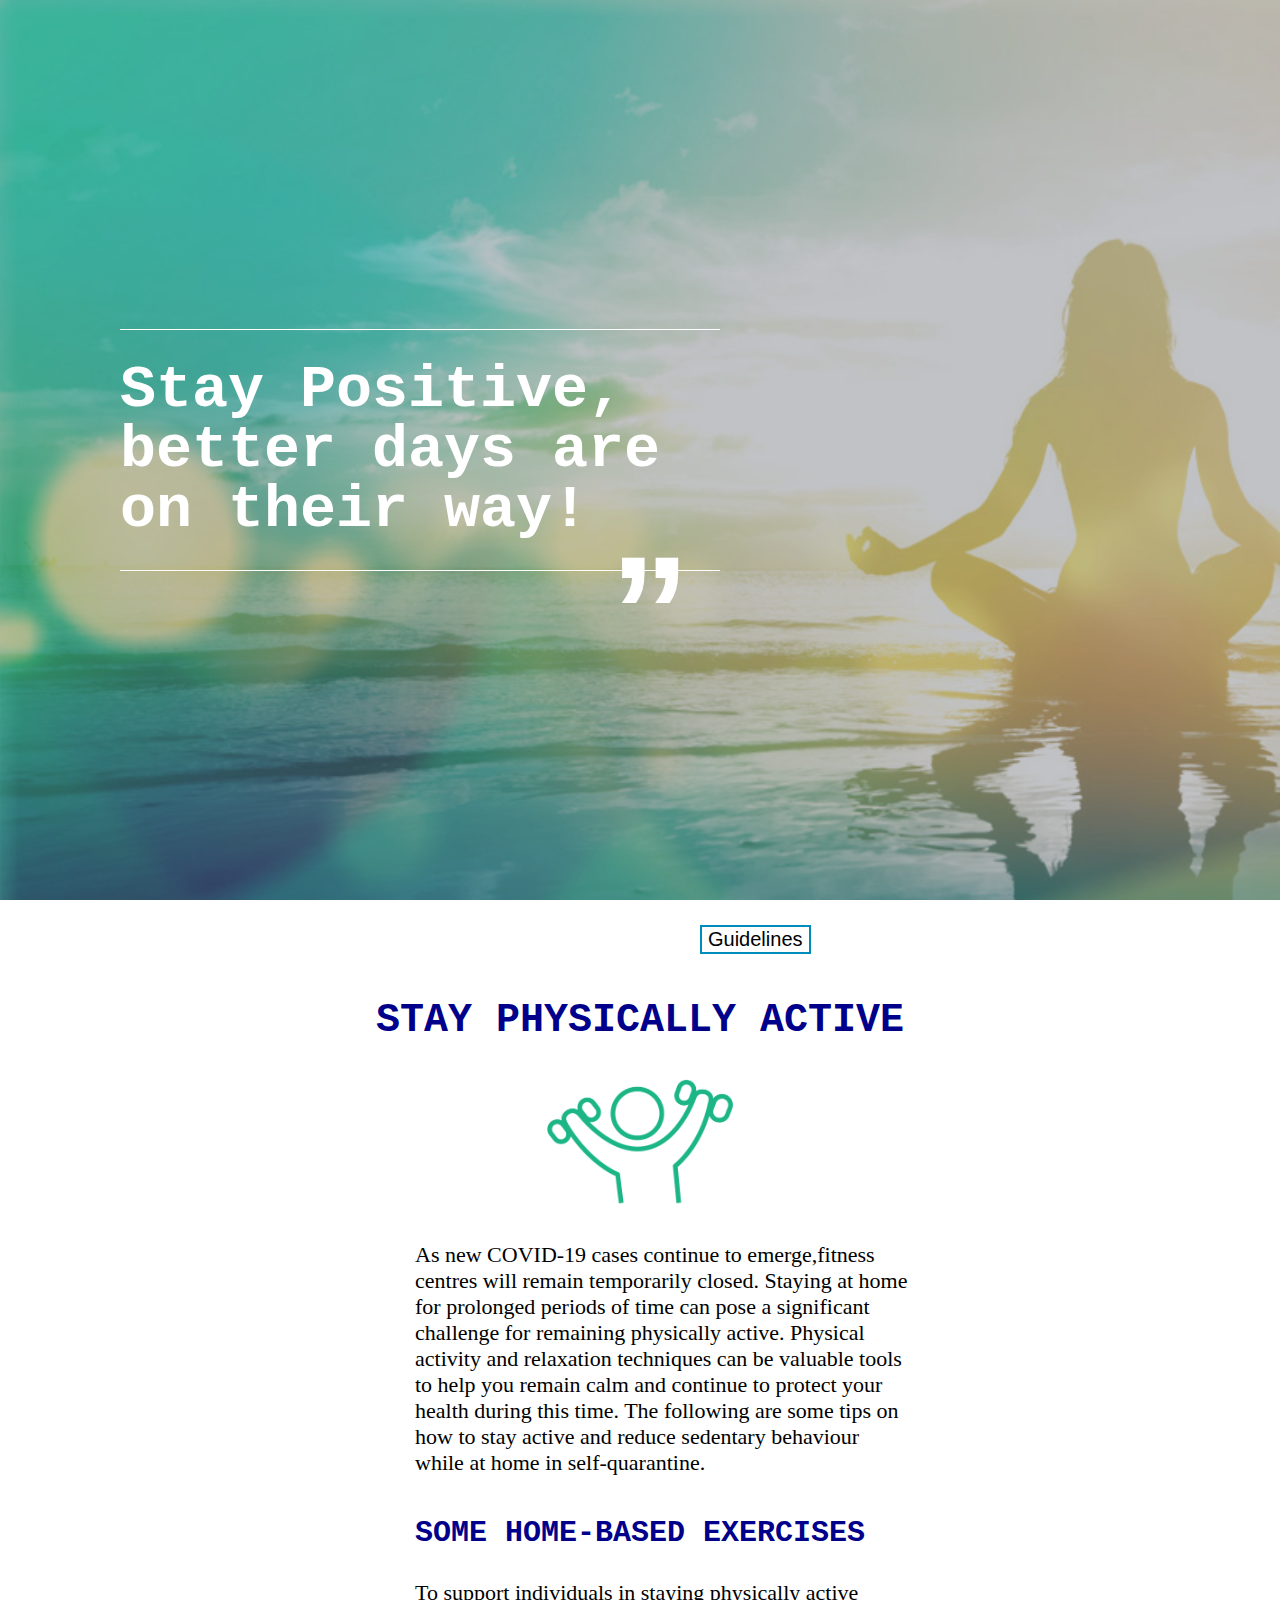
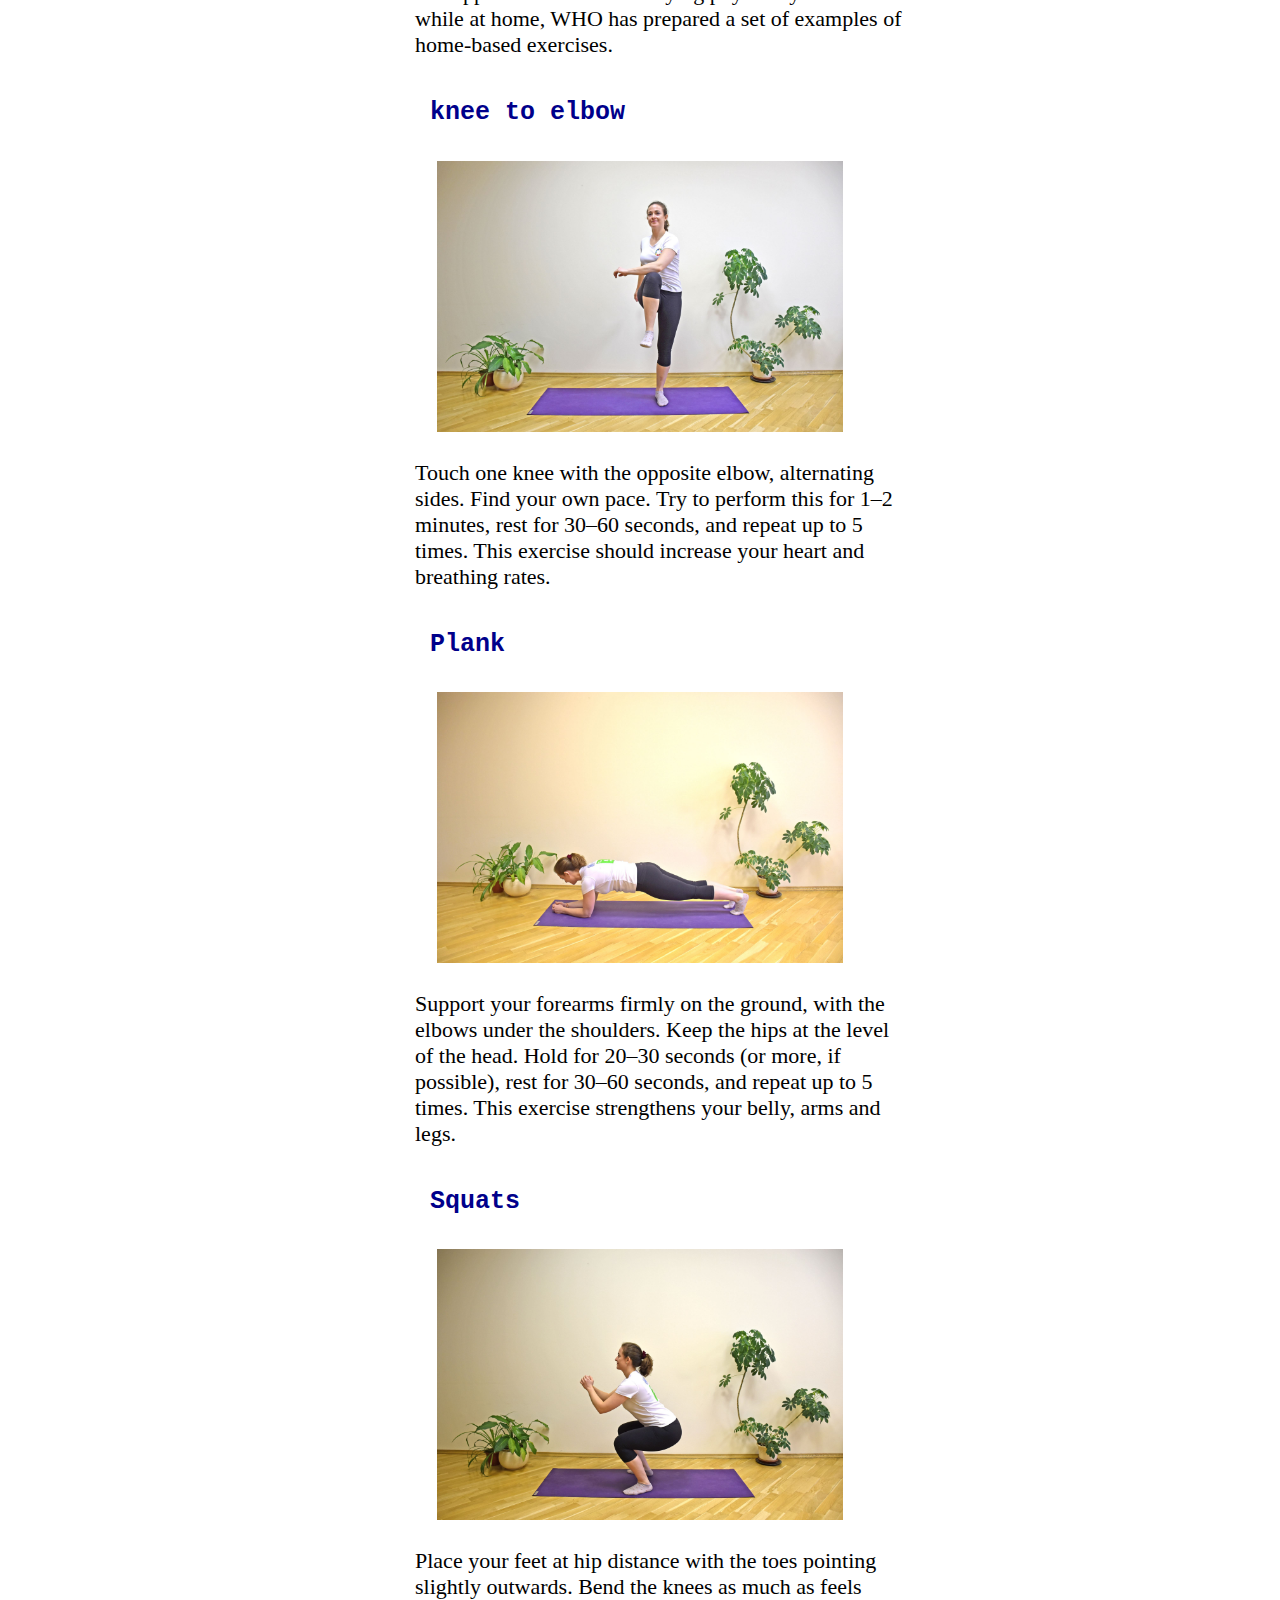
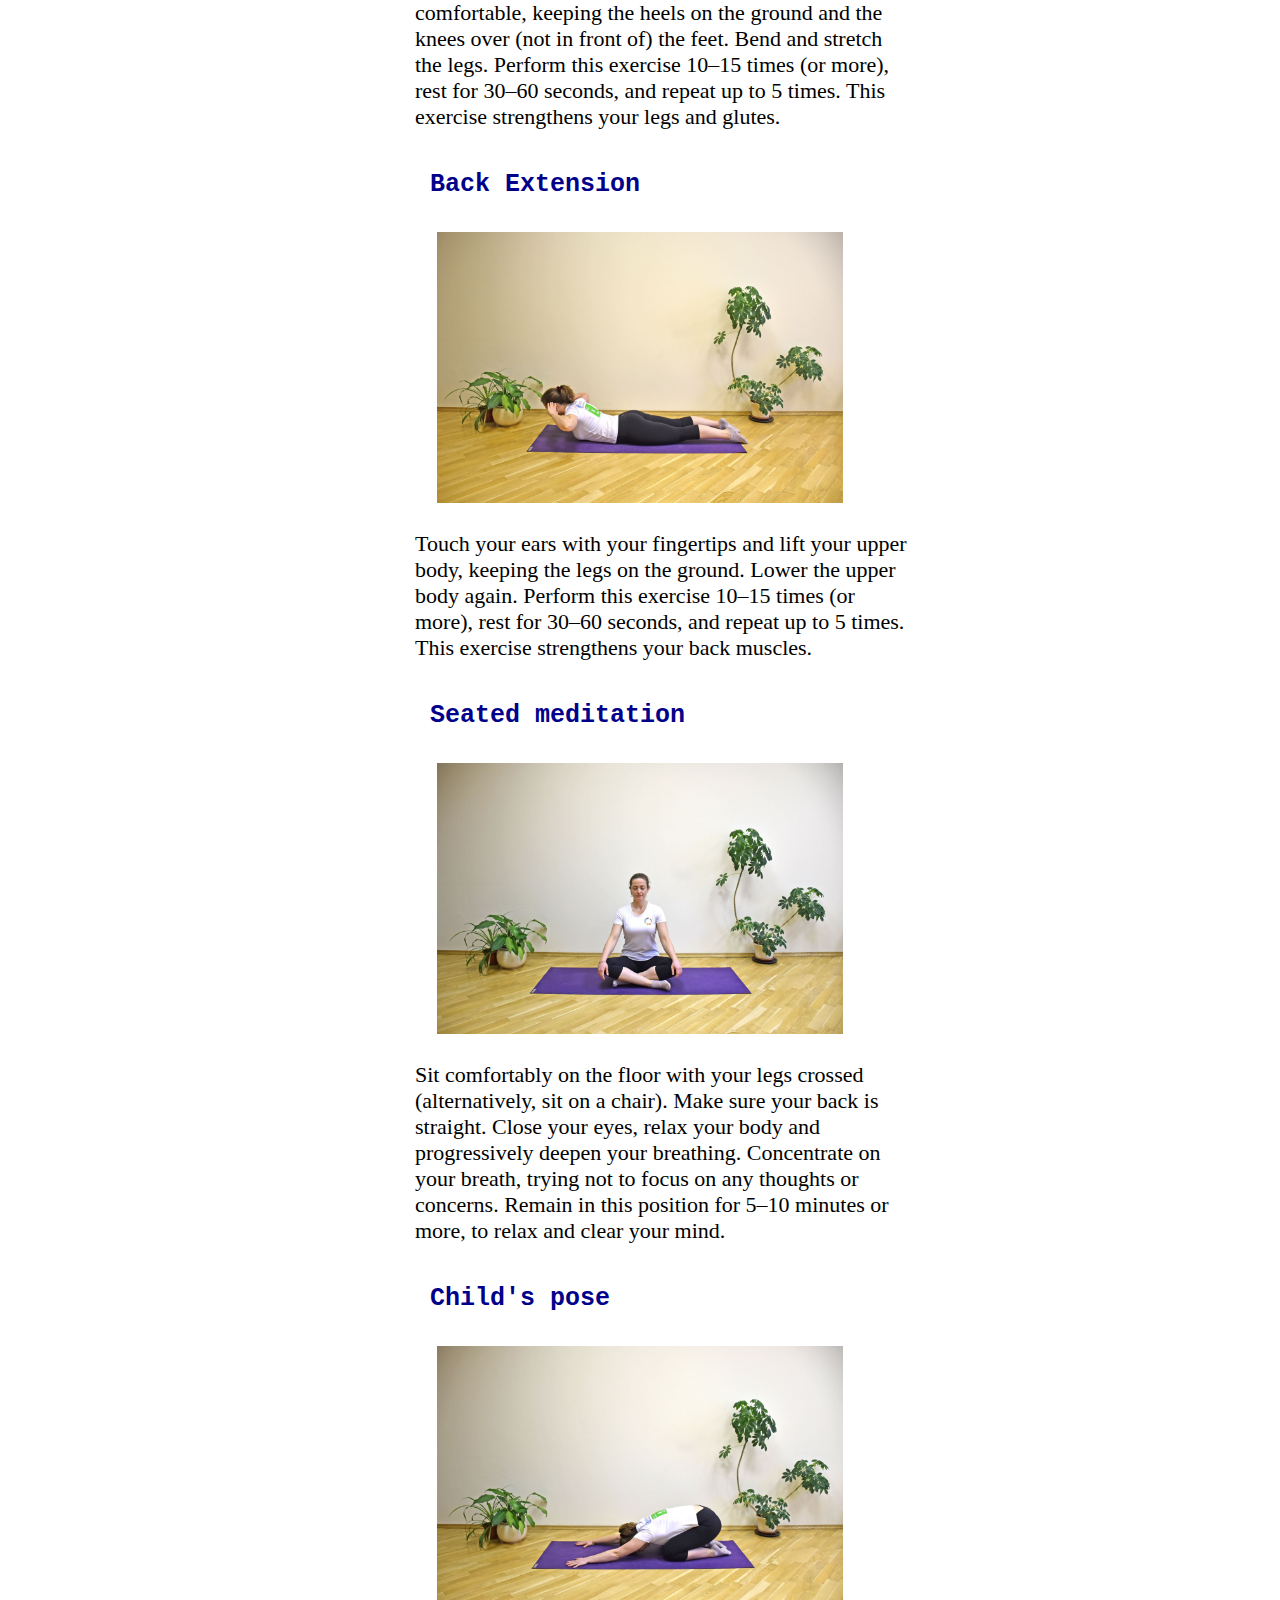
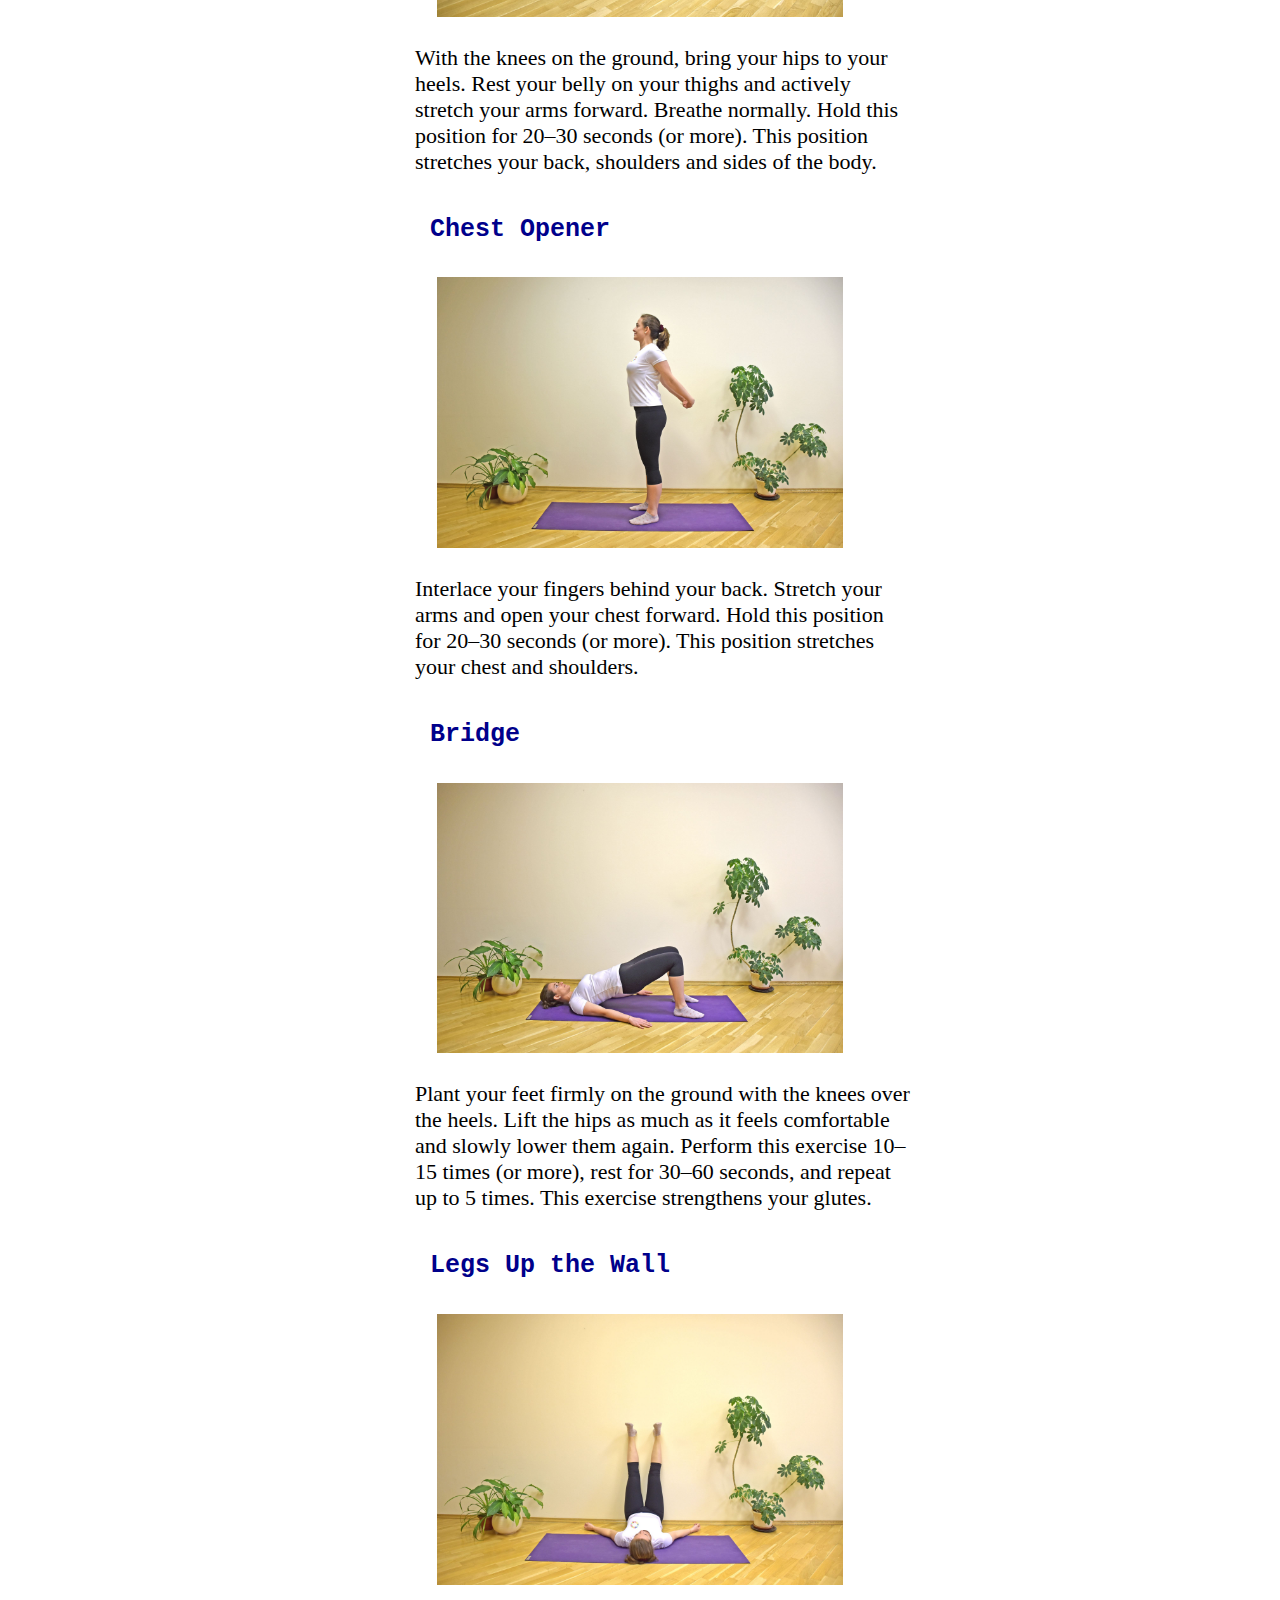
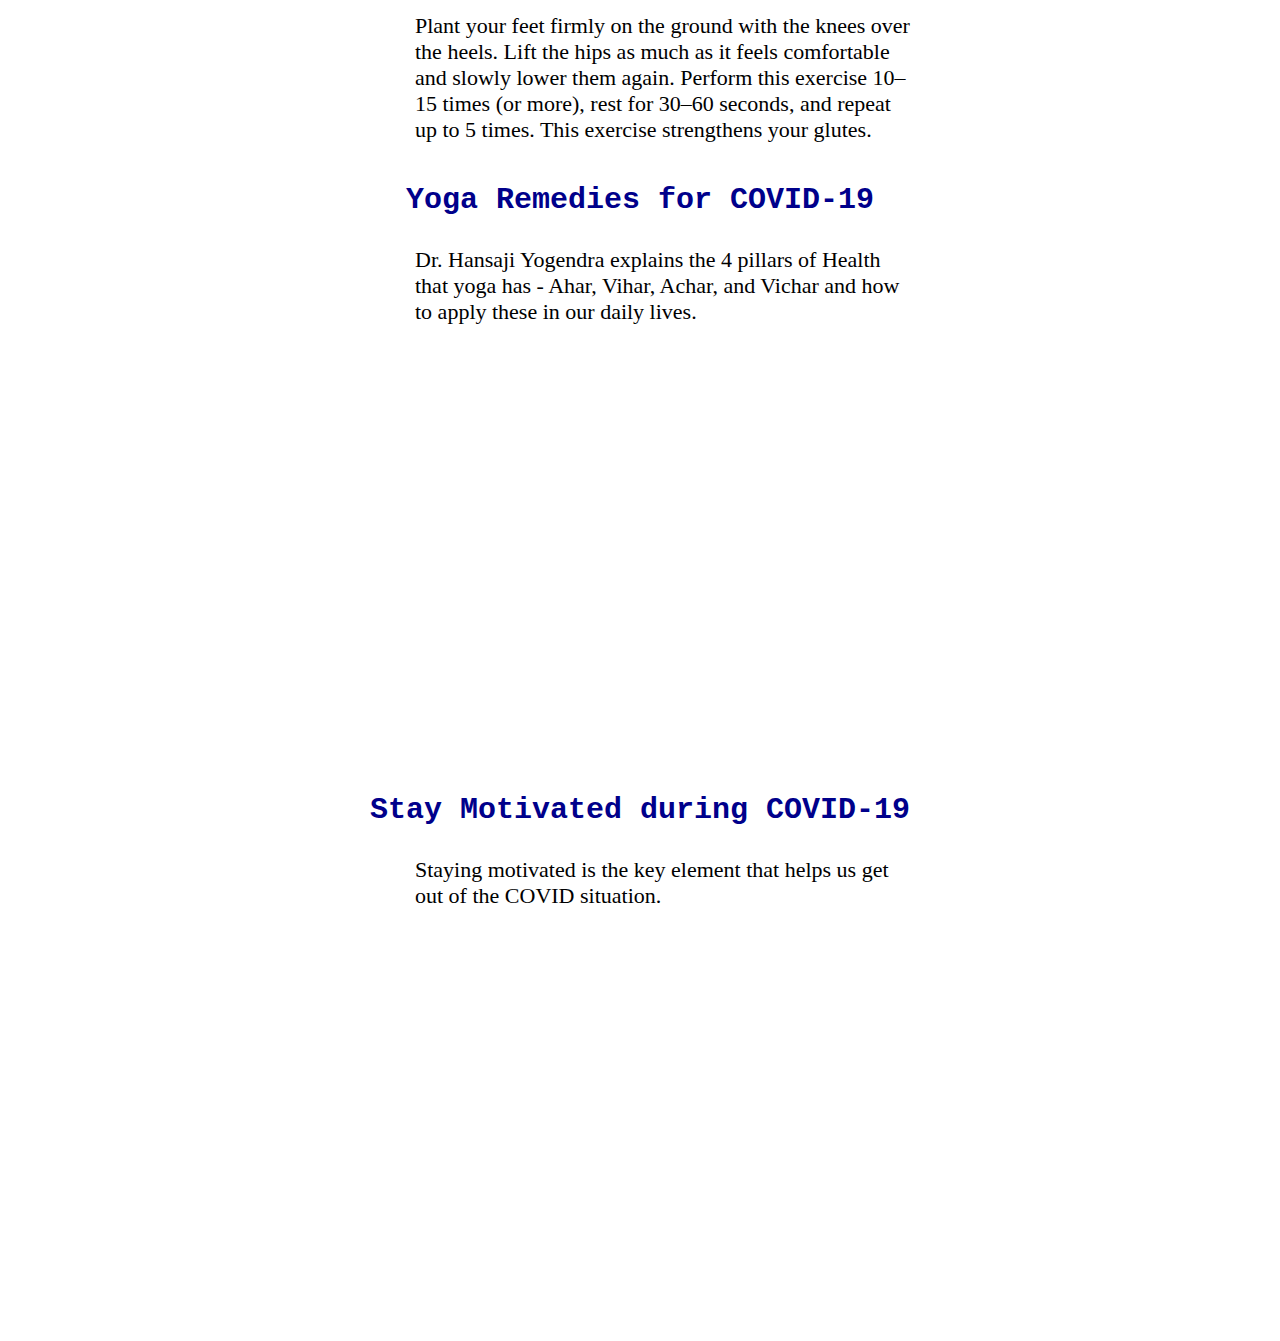
<file: HackCovid2.0/index.html>
<!DOCTYPE html>
<html>
<head>
	<title>Login page</title>
	<link href="styles.css" rel="stylesheet">
    <meta name="viewport" content="width=device-width, initial-scale=1">
    <link rel="stylesheet" href="https://maxcdn.bootstrapcdn.com/font-awesome/4.3.0/css/font-awesome.min.css">
</head>
<body>
    <div class="container">
        <div class="layer">
    	   <div class="blockquote-wrapper">
                <div class="blockquote">
                <h1>
                Stay Positive, better days are on their way!
                </h1>
                </div>
            </div>
            <div class="guide">
                <form action="guidelines/guidelines.html" method="POST">
                    <button class="button" type="submit">Guidelines</button>
                </form>
            </div>
            <div class="content">
                <h1>STAY PHYSICALLY ACTIVE</h1>
                <img src="exercise.png" height=35% width=35%>
                <p style="text-align:left;margin-left:65px;margin-right:20px">
                    As new COVID-19 cases continue to emerge,fitness centres will remain temporarily closed.
                    Staying at home for prolonged periods of time can pose a significant challenge for remaining physically active.
                    Physical activity and relaxation techniques can be valuable tools to help you remain calm and continue to protect your health during this time.
                    The following are some tips on how to stay active and reduce sedentary behaviour while at home in self-quarantine.
                </p>
                <h3>SOME HOME-BASED EXERCISES</h3>
                <p>To support individuals in staying physically active while at home, WHO has prepared a set of examples of home-based exercises.</p>

                <h4>knee to elbow</h4>
                <img src="knee_to_elbow.jpeg" height="70%" width="70%">
                <p>Touch one knee with the opposite elbow, alternating sides. Find your own pace. Try to perform this for 1–2 minutes, rest for 30–60 seconds, and repeat up to 5 times. This exercise should increase your heart and breathing rates.</p>

                <h4>Plank</h4>
                <img src="plank.jpeg" height="70%" width="70%">
                <p>Support your forearms firmly on the ground, with the elbows under the shoulders. Keep the hips at the level of the head. Hold for 20–30 seconds (or more, if possible), rest for 30–60 seconds, and repeat up to 5 times. This exercise strengthens your belly, arms and legs.</p>


                <h4>Squats</h4>
                <img src="squats.jpeg" height="70%" width="70%">
                <p>Place your feet at hip distance with the toes pointing slightly outwards. Bend the knees as much as feels comfortable, keeping the heels on the ground and the knees over (not in front of) the feet. Bend and stretch the legs. Perform this exercise 10–15 times (or more), rest for 30–60 seconds, and repeat up to 5 times. This exercise strengthens your legs and glutes. </p>

                <h4>Back Extension</h4>
                <img src="back_extensions.jpeg" height="70%" width="70%">
                <p>Touch your ears with your fingertips and lift your upper body, keeping the legs on the ground. Lower the upper body again. Perform this exercise 10–15 times (or more), rest for 30–60 seconds, and repeat up to 5 times. This exercise strengthens your back muscles.</p>

                <h4>Seated meditation</h4>
                <img src="seated_meditation.jpeg" height="70%" width="70%">
                <p>Sit comfortably on the floor with your legs crossed (alternatively, sit on a chair). Make sure your back is straight. Close your eyes, relax your body and progressively deepen your breathing. Concentrate on your breath, trying not to focus on any thoughts or concerns. Remain in this position for 5–10 minutes or more, to relax and clear your mind.</p>

                <h4>Child's pose</h4>
                <img src="child's_pose.jpeg" height="70%" width="70%">
                <p>With the knees on the ground, bring your hips to your heels. Rest your belly on your thighs and actively stretch your arms forward. Breathe normally. Hold this position for 20–30 seconds (or more). This position stretches your back, shoulders and sides of the body.</p>

                <h4>Chest Opener</h4>
                <img src="chest_opener.jpeg" height="70%" width="70%">
                <p>Interlace your fingers behind your back. Stretch your arms and open your chest forward. Hold this position for 20–30 seconds (or more). This position stretches your chest and shoulders.</p>

                <h4>Bridge</h4>
                <img src="bridge.jpeg" height="70%" width="70%">
                <p>Plant your feet firmly on the ground with the knees over the heels. Lift the hips as much as it feels comfortable and slowly lower them again. Perform this exercise 10–15 times (or more), rest for 30–60 seconds, and repeat up to 5 times. This exercise strengthens your glutes.</p>

                 <h4>Legs Up the Wall</h4>
                <img src="legs_up_the_Wall.jpeg" height="70%" width="70%">
                <p>Plant your feet firmly on the ground with the knees over the heels. Lift the hips as much as it feels comfortable and slowly lower them again. Perform this exercise 10–15 times (or more), rest for 30–60 seconds, and repeat up to 5 times. This exercise strengthens your glutes.</p>

                <h3>Yoga Remedies for COVID-19</h3>
                <p>Dr. Hansaji Yogendra explains the 4 pillars of Health that yoga has - Ahar, Vihar, Achar, and Vichar and  how to apply these in our daily lives.</p>
                <iframe width="600" height="350" src="https://www.youtube.com/embed/AHTKbs1mgKA" title="YouTube video player" frameborder="0" allow="accelerometer; autoplay; clipboard-write; encrypted-media; gyroscope; picture-in-picture" allowfullscreen style="margin-top:20px;margin-bottom: 30px;"></iframe>

                <h3>Stay Motivated during COVID-19</h3>
                <p>Staying motivated is the key element that helps us get out of the COVID situation.</p>
                <iframe width="600" height="350" src="https://www.youtube.com/embed/7fhaVZjXlI4" title="YouTube video player" frameborder="0" allow="accelerometer; autoplay; clipboard-write; encrypted-media; gyroscope; picture-in-picture" allowfullscreen style="margin-top:20px;margin-bottom: 30px;"></iframe>
            </div>
        </div>
    </div>
</body>
</html>
</file>
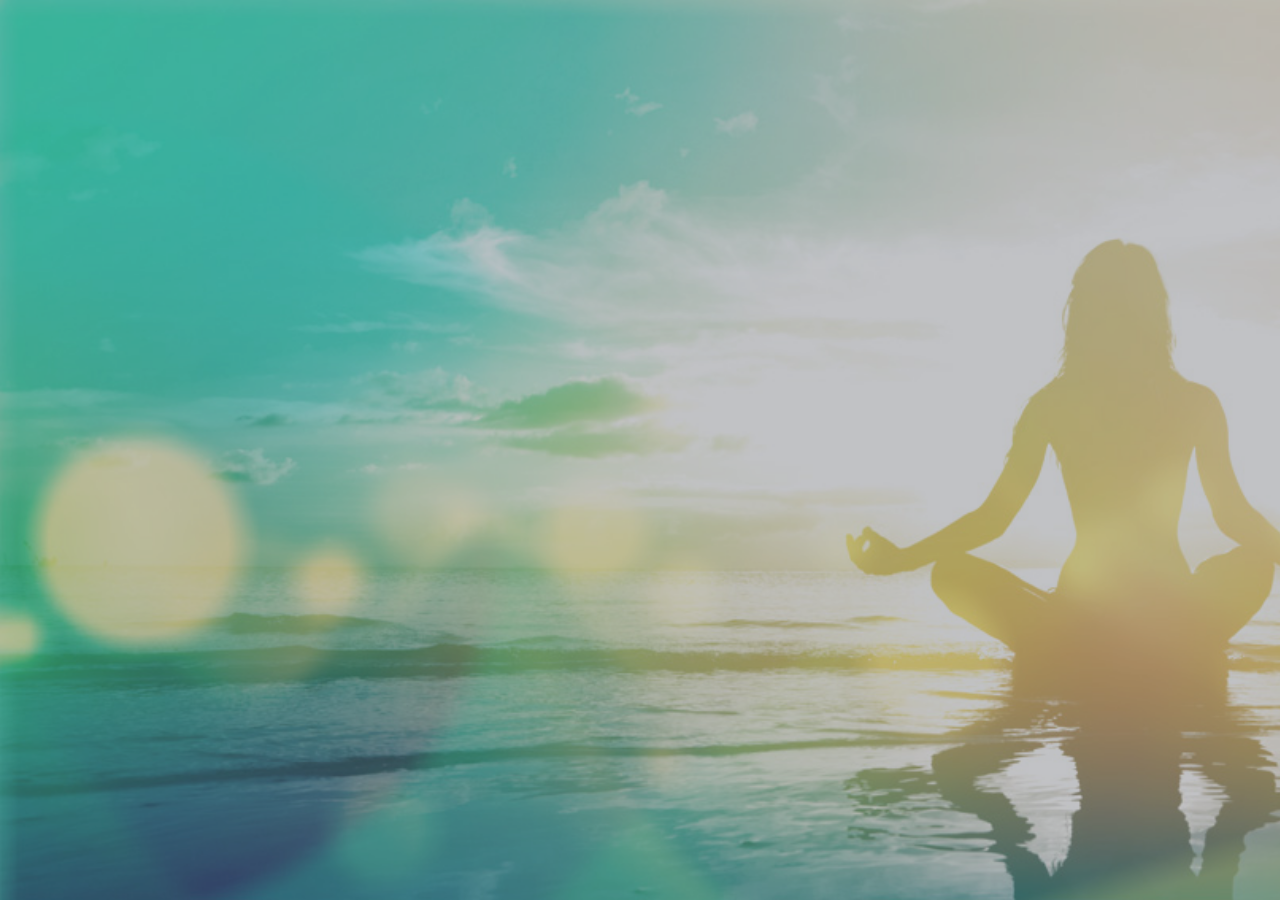
<file: HackCovid2.0/guidelines.html>
<!DOCTYPE html>
<html>
<head>
    <title>Login page</title>
    <link href="styles.css" rel="stylesheet">
    <meta name="viewport" content="width=device-width, initial-scale=1">
    <link rel="stylesheet" href="https://maxcdn.bootstrapcdn.com/font-awesome/4.3.0/css/font-awesome.min.css">
</head>
<body>
    <div class="container">
        <div class="layer">
              
            </div>
        </div>
    </body>
    </html>
</file>
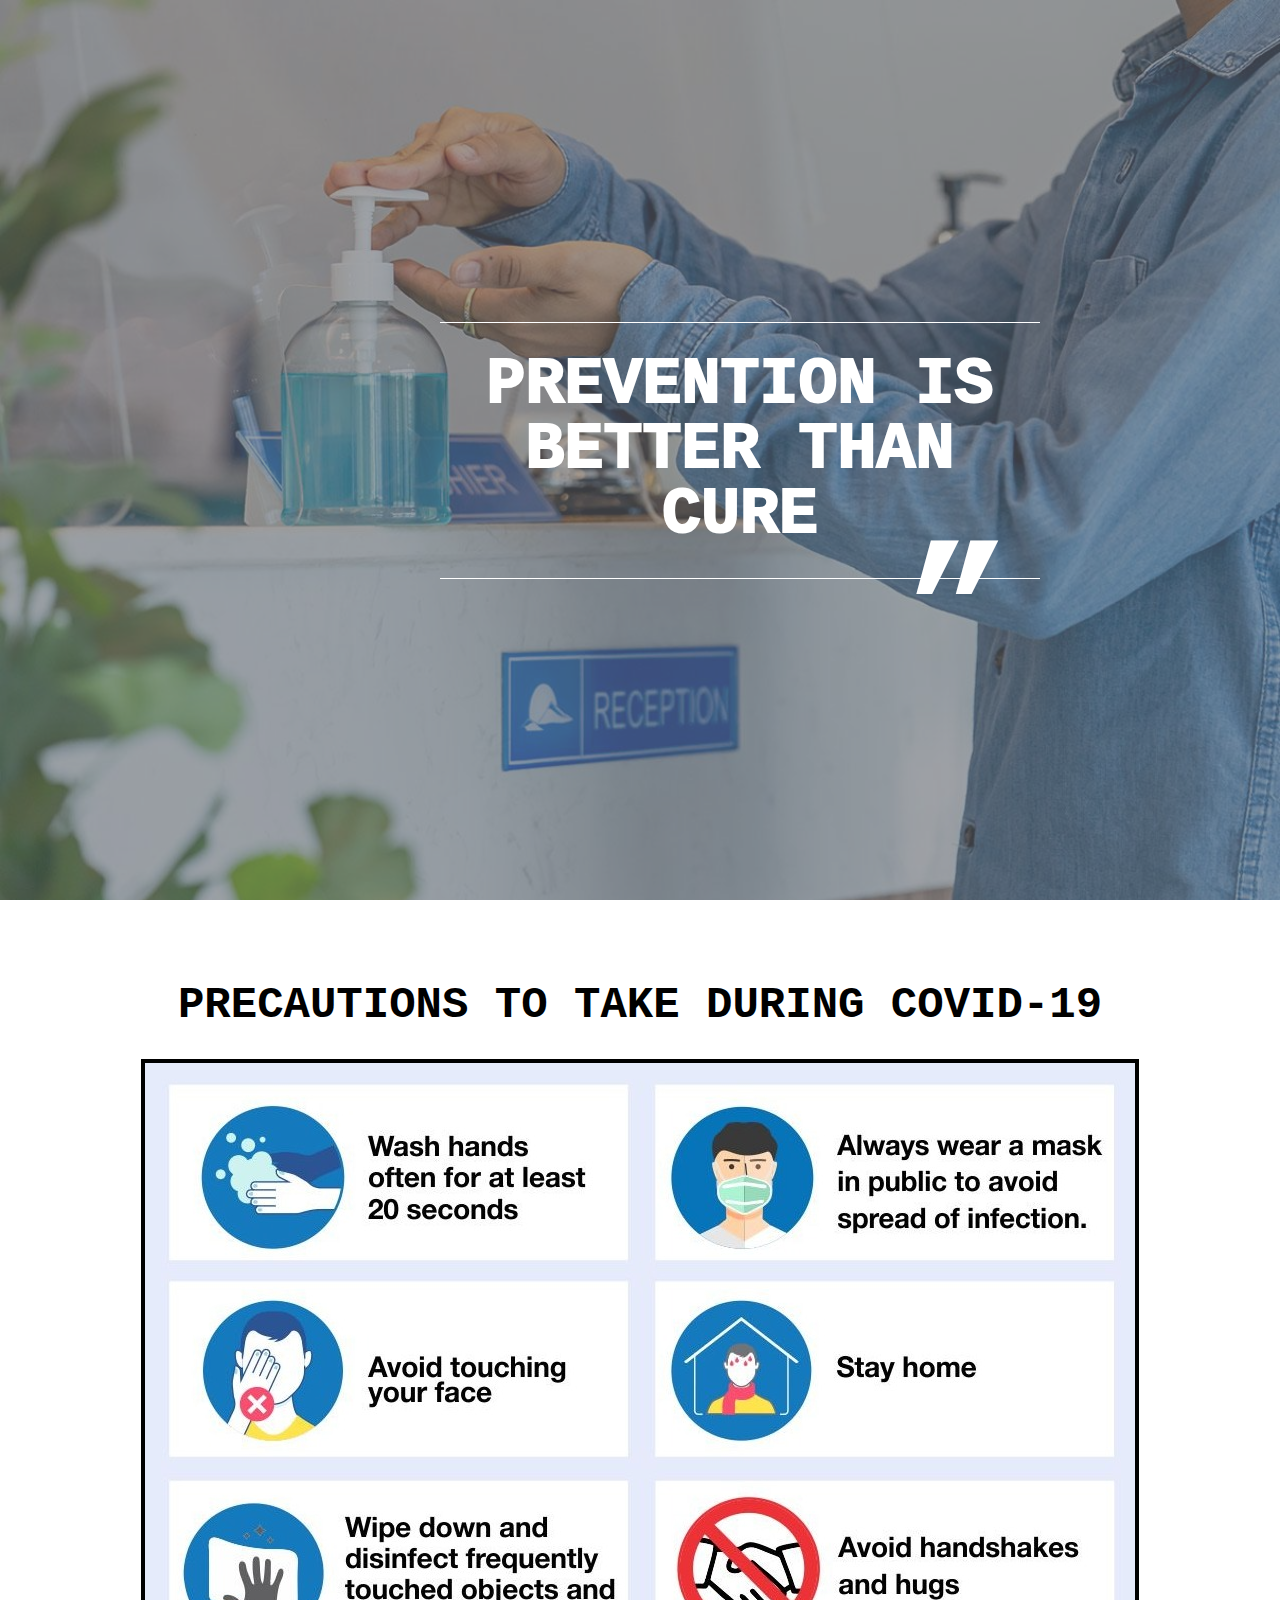
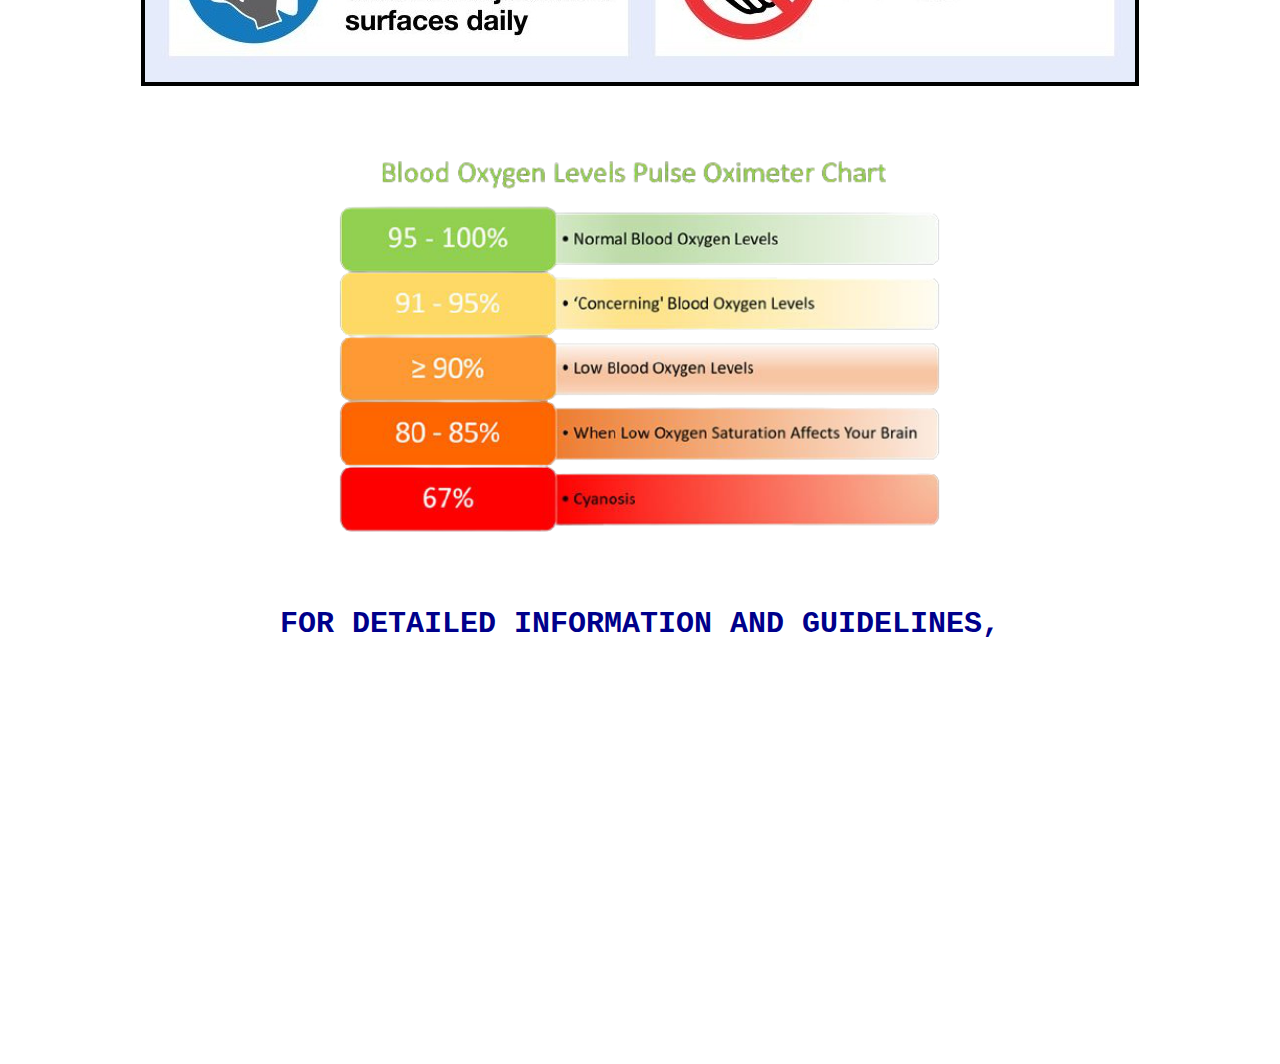
<file: HackCovid2.0/guidelines/guidelines.html>
<!DOCTYPE html>
<html>
<head>
    <title>Login page</title>
    <link href="styles.css" rel="stylesheet">
    <meta name="viewport" content="width=device-width, initial-scale=1">
    <link rel="stylesheet" href="https://maxcdn.bootstrapcdn.com/font-awesome/4.3.0/css/font-awesome.min.css">
</head>
<body>
   <div class="container">
        <div class="layer">
           <div class="blockquote-wrapper">
                <div class="blockquote">
                <h1 align="center">
                PREVENTION IS BETTER THAN CURE
                </h1>
                </div>
            </div>
            <div class="content">
                <h1 style="margin-top:80px">PRECAUTIONS TO TAKE DURING COVID-19</h1>
                    <img class="do" src="do's.jpg">
                <img style="margin-top: 20px;" src="oximeter-removebg-preview.png" height="50%" width="50%">
                    <h3>
                    FOR DETAILED INFORMATION AND GUIDELINES,                    
                </h3>
                <iframe width="600" height="340" src="https://www.youtube.com/embed/xVu_I6WCsto" title="YouTube video player" frameborder="0" allow="accelerometer; autoplay; clipboard-write; encrypted-media; gyroscope; picture-in-picture" allowfullscreen style="margin-bottom: 50px"></iframe>
                </div>
            </div>
    </body>
    </html>
</file>
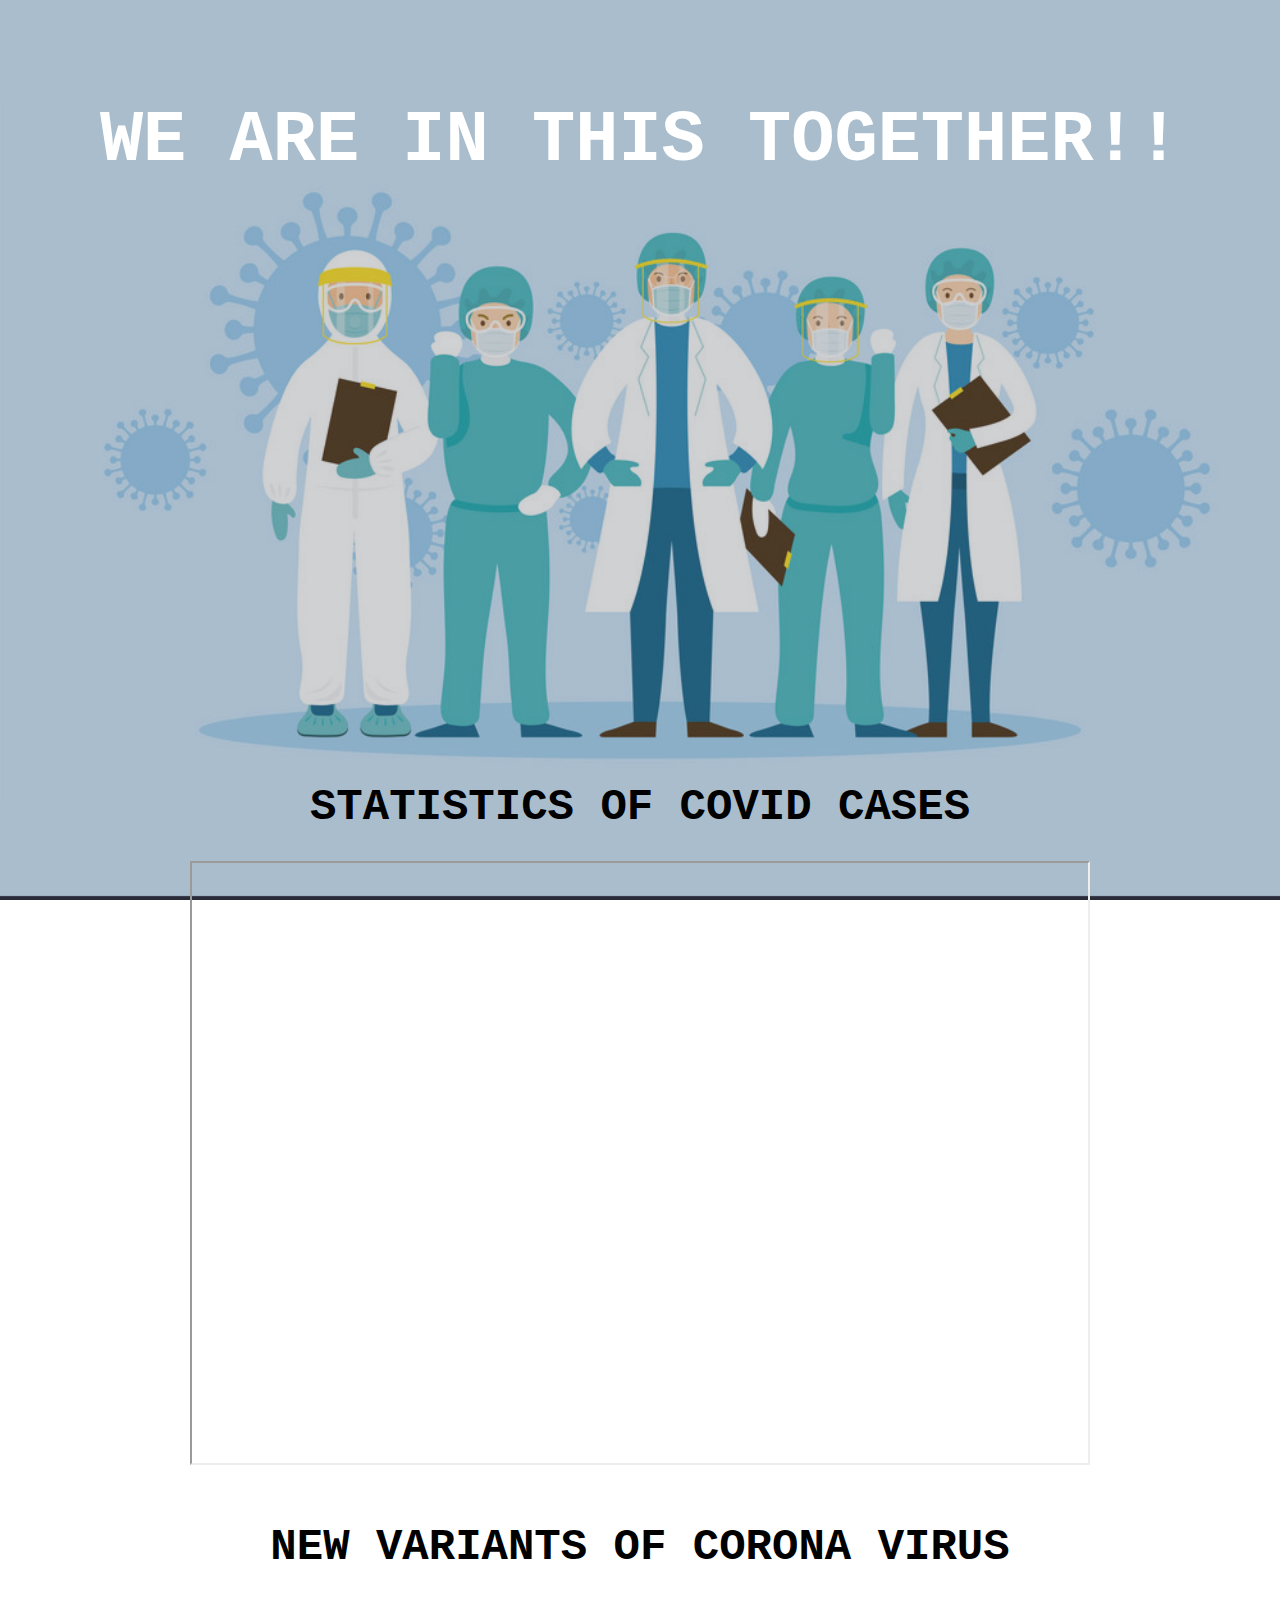
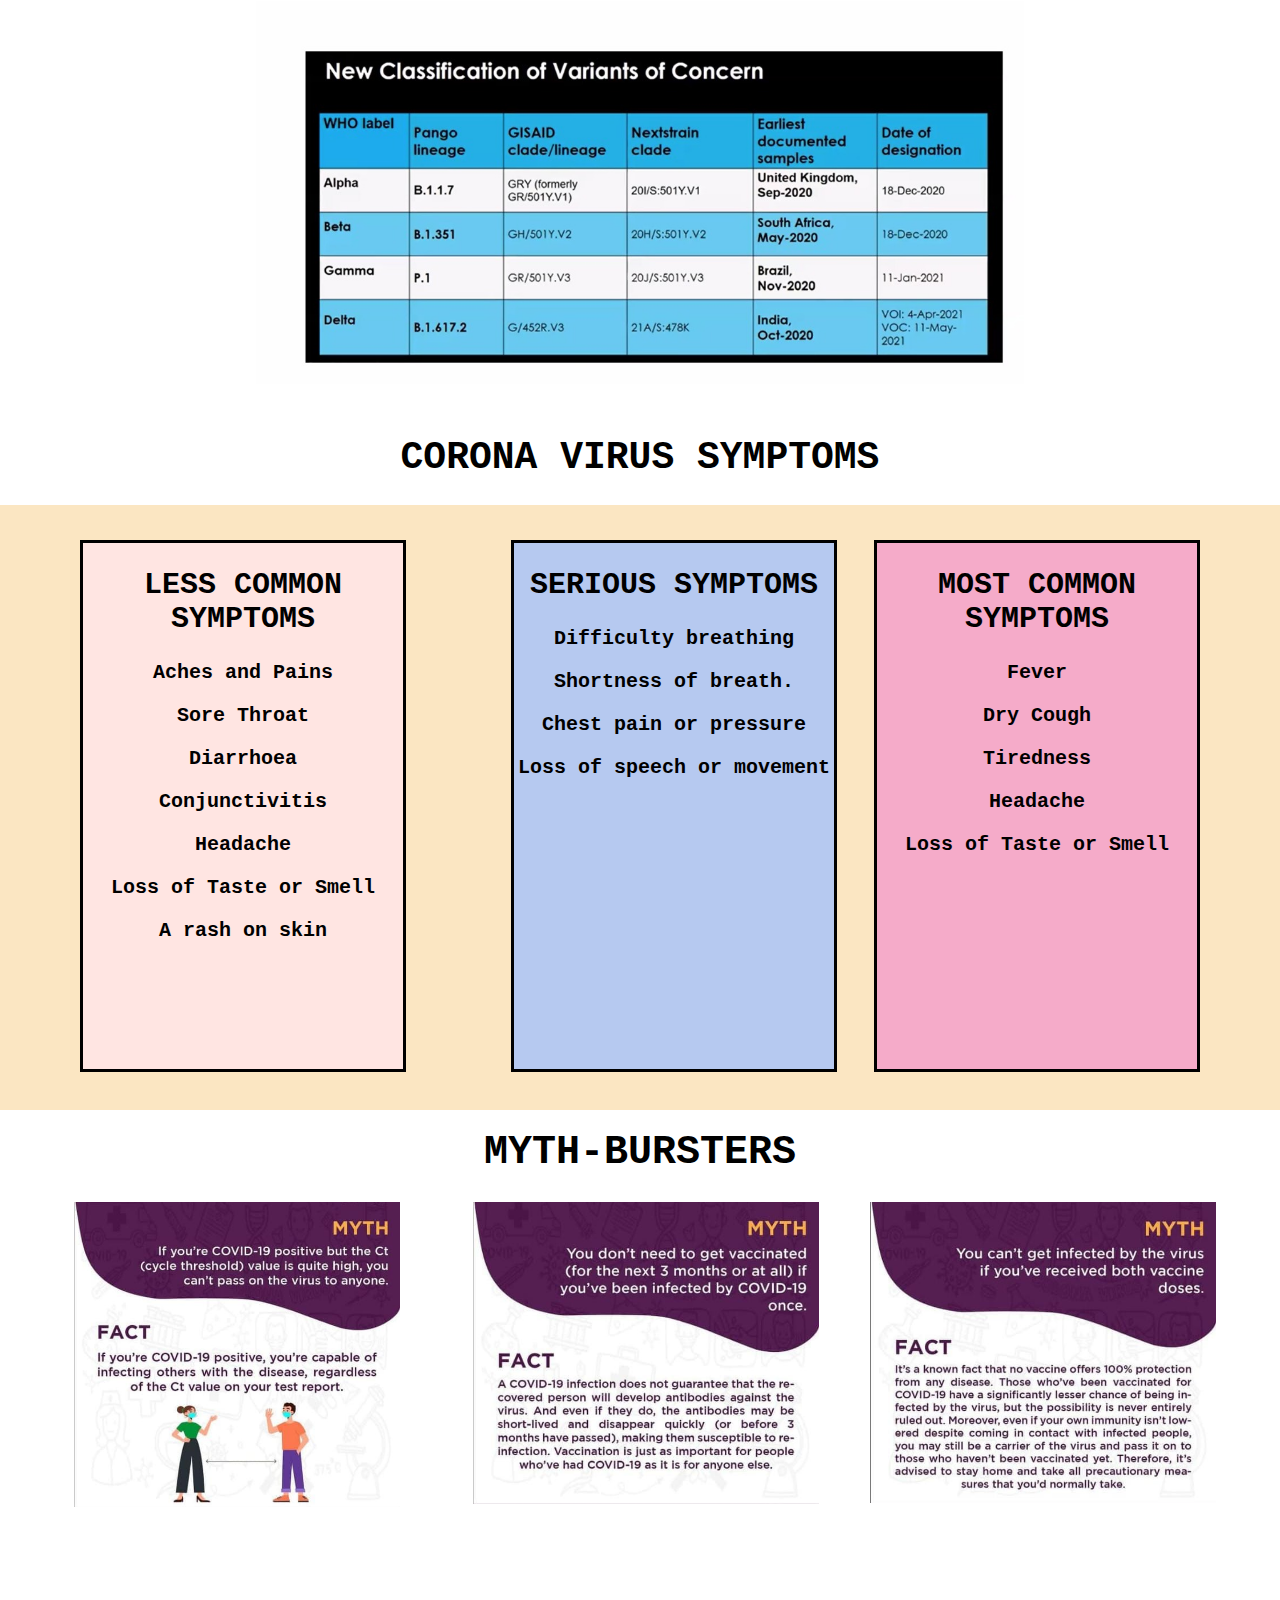
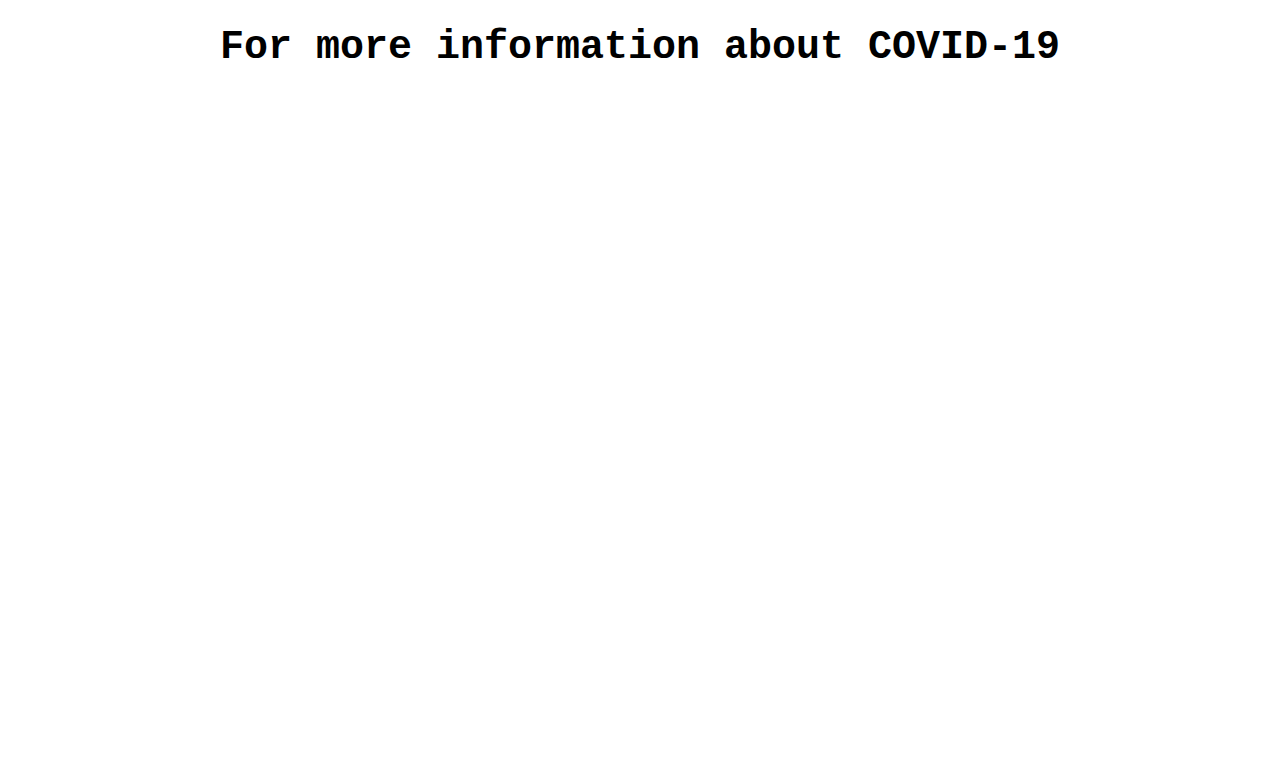
<file: HackCovid2.0/information/information.html>
<!DOCTYPE html>
<html>
<head>
    <title>Information</title>
    <link href="styles.css" rel="stylesheet">
    <meta name="viewport" content="width=device-width, initial-scale=1">
    <link rel="stylesheet" href="https://maxcdn.bootstrapcdn.com/font-awesome/4.3.0/css/font-awesome.min.css">
</head>
<body>
   <div class="container">
        <div class="layer">
           <div>
                <div class="heading">
                <h1 align="center">
                WE ARE IN THIS TOGETHER!!
                </h1>
                </div>
            </div>


                <div class="content">
                    <h1>STATISTICS OF COVID CASES</h1>
                    <iframe src="https://ourworldindata.org/grapher/total-cases-covid-19?tab=map" width="70%" height="600px" style="align:center;margin-bottom: 20px"></iframe>
                    <h1>
                        NEW VARIANTS OF CORONA VIRUS
                    </h1>
                    <img src="new_variants.jpeg" height="60%" width="60%">
                </div>

                <center><h1 style="font-family: monospace;font-size: 38px">CORONA VIRUS SYMPTOMS</h1></center>
                <div class="containers">

                    <div id = "leftbox">
                <h2 align="center">LESS COMMON SYMPTOMS</h2>
                <center>
                <p>Aches and Pains</p>
                <p>Sore Throat</p>
                <p>Diarrhoea</p>
                <p>Conjunctivitis</p>
                <p>Headache</p>
                <p>Loss of Taste or Smell</p>
                <p>A rash on skin</p>
                </center>
                </div>

            <div id = "middlebox">
                <h2 align="center">SERIOUS SYMPTOMS</h2>
                <center  >
                <p>Difficulty breathing</p><p>Shortness of breath.</p>
                <p>Chest pain or pressure</p>
                <p>Loss of speech or movement</p>
                </center>
            </div>
              
            <div id = "rightbox">
                <h2 align="center">MOST COMMON SYMPTOMS</h2>
                <center>
                <p>Fever</p>
                <p>Dry Cough</p>
                <p>Tiredness</p>
                <p>Headache</p>
                <p>Loss of Taste or Smell</p>
                </center>
            </div>

            </div>


        <div class="myths">
            <div>

            <h1 style="font-size:40px;margin-top: 20px;">MYTH-BURSTERS</h1>
            <div style="width:30%; height:50%;float:left" id="front1" >
            <img src="myth1.jpeg" width="85%" height="90%"><br><br>
            </div>

            <div style="width:30%; height:50%;float:left" id="front2">
            <img src="myth2.jpeg" width="90%" height="90%"><br><br>
            </div>

            <div style="width:30% ;height:50%;float:right" id="front3" >
            <img src="myth3.jpeg" width="90%" height="90%"><br><br>
            </div>

            </div>
            </div>
             <div class="links">
                <center>
               <h1> For more information about COVID-19</h1> </center>
               <iframe width="560" height="315" src="https://www.youtube.com/embed/LC-8FujOVXQ" title="YouTube video player" frameborder="0" allow="accelerometer; autoplay; clipboard-write; encrypted-media; gyroscope; picture-in-picture" allowfullscreen style="margin-left: 140px;margin-bottom: 20px"></iframe>
              <iframe width="560" height="315" src="https://www.youtube.com/embed/U8r3oTVMtQ0" title="YouTube video player" frameborder="0" allow="accelerometer; autoplay; clipboard-write; encrypted-media; gyroscope; picture-in-picture" allowfullscreen style="margin-left: 120px;margin-bottom: 20px"></iframe>
            </div>
        </div>

            </div>
       
    </body>
    </html>
</file>
<file: HackCovid2.0/styles.css>
@import url('https://fonts.googleapis.com/css?family=Special+Elite');
.container{
    top: 0;
    left: 0;
	background-image: url("yoga2.jpg");
    height:100%;
	width:100%;
	background-repeat:no-repeat;
	background-size:cover;
	position:absolute;
	
}
.layer {
    background-color: rgba(99, 102, 109, 0.4);
    position: absolute;
    top: 0;
    left: 0;
    width: 100%;
    height: 100%;
}
.guide{
    position: relative;
    align-self: auto;
    margin-left: 700px;
    font-size: 50px;
}
.button{
    background-color: white; 
  color: black; 
  border: 2px solid #008CBA;
  font-size: 20px;
}
.button:hover {
    background-color: #008CBA;
    color: white;
  }
.blockquote-wrapper {
   display: inline-flex;
   height: 100vh;
   padding: 0 20px;
   margin-left: 100px;
}
.blockquote {
    position: relative;
    font-family: 'Montserrat', sans-serif;
    font-weight: 800;
    color: #ffffff;
    padding: 30px 0;
    width: 120%;
    max-width: 600px;
    z-index: 1;
    margin: 80px auto;
    align-self: center;
    border-top: solid 1px;
    border-bottom: solid 1px;
}
.blockquote h1 {
    position: relative;
    color: #FFFFFF;
    font-size: 40px;
    font-weight: 800;
    line-height: 1;
    margin: 0;
}
.blockquote:after {
    position: absolute;
    content: "\201D";
    color: rgba(255, 255, 255, 1);
    font-size: 10rem;
    line-height: 0;
    bottom: -43px;
    right: 30px;
}
@media all and (min-width: 600px) {
    .blockquote h1 {
        font-size: 60px;
   }

}
.content{
    text-align: center;
    box-sizing:content-box;
    padding-left: 350px;
    padding-right:350px;
    font-size: 22px;
}

h1{
    margin-top:40px;
    font-size:40px;
    color: darkblue;
    font-family:monospace;
}
h3{
    margin-top:40px;
    font-size:30px;
    color: darkblue;
    text-align:center;
    font-family:monospace;
}
h4{
    margin-top:40px;
    font-size:25px;
    color: darkblue;
    text-align:left;
    margin-left:80px;
    font-family:monospace;
}
p{
    margin-left:65px;
    margin-right:20px;
    text-align:left;
}
blockquote {
    font-weight: 100;
    font-size: 2rem;
    max-width: 600px;
    line-height: 1.4;
    position: relative;
    margin: 0;
    padding: .5rem;
}

.block:before,
.block:after {
    font-family: 'Special Elite', cursive;
    position: absolute;
    color: #f1efe6;
    font-size: 8rem;
    width: 4rem;
    height: 4rem;
}

.block:before {
    content: '“';
    left: -5rem;
    top: -2rem;
}

.block:after {
    content: '”';
    right: -5rem;
    bottom: 1rem;
}

cite {
    line-height: 3;
    text-align: left;
}
</file>
<file: HackCovid2.0/guidelines/styles.css>
@import url('https://fonts.googleapis.com/css?family=Special+Elite');
.container{
    top: 0;
    left: 0;
	background-image: url("bg.jpg");
    height:100%;
	width:100%;
	background-repeat:no-repeat;
	background-size:cover;
	position:absolute;
	
}
.layer {
    background-color: rgba(99, 102, 109, 0.6);
    position: absolute;
    top: 0;
    left: 0;
    width: 100%;
    height: 100%;
}

.blockquote-wrapper {
   display: inline-flex;
   height: 100vh;
   padding: 0 20px;
   margin-left: 420px;
}
.blockquote {
    position: relative;
    font-family: monospace;
    font-weight: 800;
    color: #ffffff;
    padding: 30px 0;
    width: 120%;
    max-width: 600px;
    z-index: 1;
    margin: 80px auto;
    align-self: center;
    border-top: solid 1px;
    border-bottom: solid 1px;
}
.blockquote h1 {
    position: relative;
    color: #FFFFFF;
    font-size: 50px;
    font-weight: 1000;
    line-height: 1;
    margin: 0;
}
.blockquote:after {
    position: absolute;
    content: "\201D";
    color: rgba(255, 255, 255, 1);
    font-size: 11rem;
    line-height: 0;
    bottom: -43px;
    right: 30px;
}
@media all and (min-width: 600px) {
    .blockquote h1 {
        font-size: 65px;
   }

}
.content{
    margin-top:20px;
    font-family:monospace;
    text-align: center;
    box-sizing:content-box;
    font-size: 22px;
}
.do{
    border:4px solid black;
    margin-bottom:20px;
}
.left {
    width: 50%;
    height: 50%;
    float:left;
}
.oximeter {
  clear: both;
    align-content: left;
    border-radius:50%;
    width: 450px;
  filter:grayscale(30%);
  margin-top: 80px;
   height: 450px;
position: static;

border:2px solid black;
}
.right{
    width: 50%;
    height: 50%;
    float:right;
    margin-top: 150px;
    font-size: 26px;
    font-weight: 500;
}
.right li{
    list-style-type: none;
}
h3{
    margin-top:40px;
    font-size:30px;
    color: darkblue;
    text-align:center;
    font-family:monospace;
}
</file>
<file: HackCovid2.0/information/styles.css>
@import url('https://fonts.googleapis.com/css?family=Special+Elite');
.container{
    top: 0;
    left: 0;
	background-image: url("we_are_in_this.jpg");
    height:100%;
	width:100%;
	background-repeat:no-repeat;
	background-size:cover;
	position:absolute;
	
}
.layer {
    background-color: rgba(99, 102, 109, 0.3);
    position: absolute;
    top: 0;
    left: 0;
    width: 100%;
    height: 100%;
}

.heading{
    color: white;
    font-family: monospace;
    margin-top: 100px;
    font-size:36px;
}
.content{
    margin-top:600px;
    font-family:monospace;
    text-align: center;
    box-sizing:content-box;
    font-size: 22px;
}
img{
    margin-bottom: 20px;
}
#leftbox {
                float:left; 
                background:#FFE5E2;
                width:25%;
                height:90%;
                margin-top:15px;
               margin-left: 80px;
               border:3px solid black;
            }
#middlebox{
    float:left; 
    background: #B6C9F0;
    margin-top:15px;
    margin-left: 105px;
    width:25%;
    height:90%;
    border:3px solid black;
}
            #rightbox{
                float:right;
                background:#F5ABC9;
                width:25%;
                height:90%;
                margin-top:15px;
                margin-right: 80px;
                border:3px solid black;
            }
.containers {
            width:100%;
            height:65%;
            background-color:#FBE6C2;
            padding-top:20px;
           
        }
        p{
            font-weight: bolder;
            font-size:20px;
            font-family: monospace;
        }
        h2{
            font-weight: bolder;
            font-size:30px;
            font-family: monospace;
        }
.myths{
     font-family:monospace;
    text-align: center;
    box-sizing:content-box;

}
#front1{

    margin-left:45px; 
}
#front2{
    margin-left: 25px;
}
#front3{
    margin-right: 45px;
}
.links{
    margin-top: 450px;
}
.links h1{
    font-family: monospace;
    font-size:40px;
}
</file>
